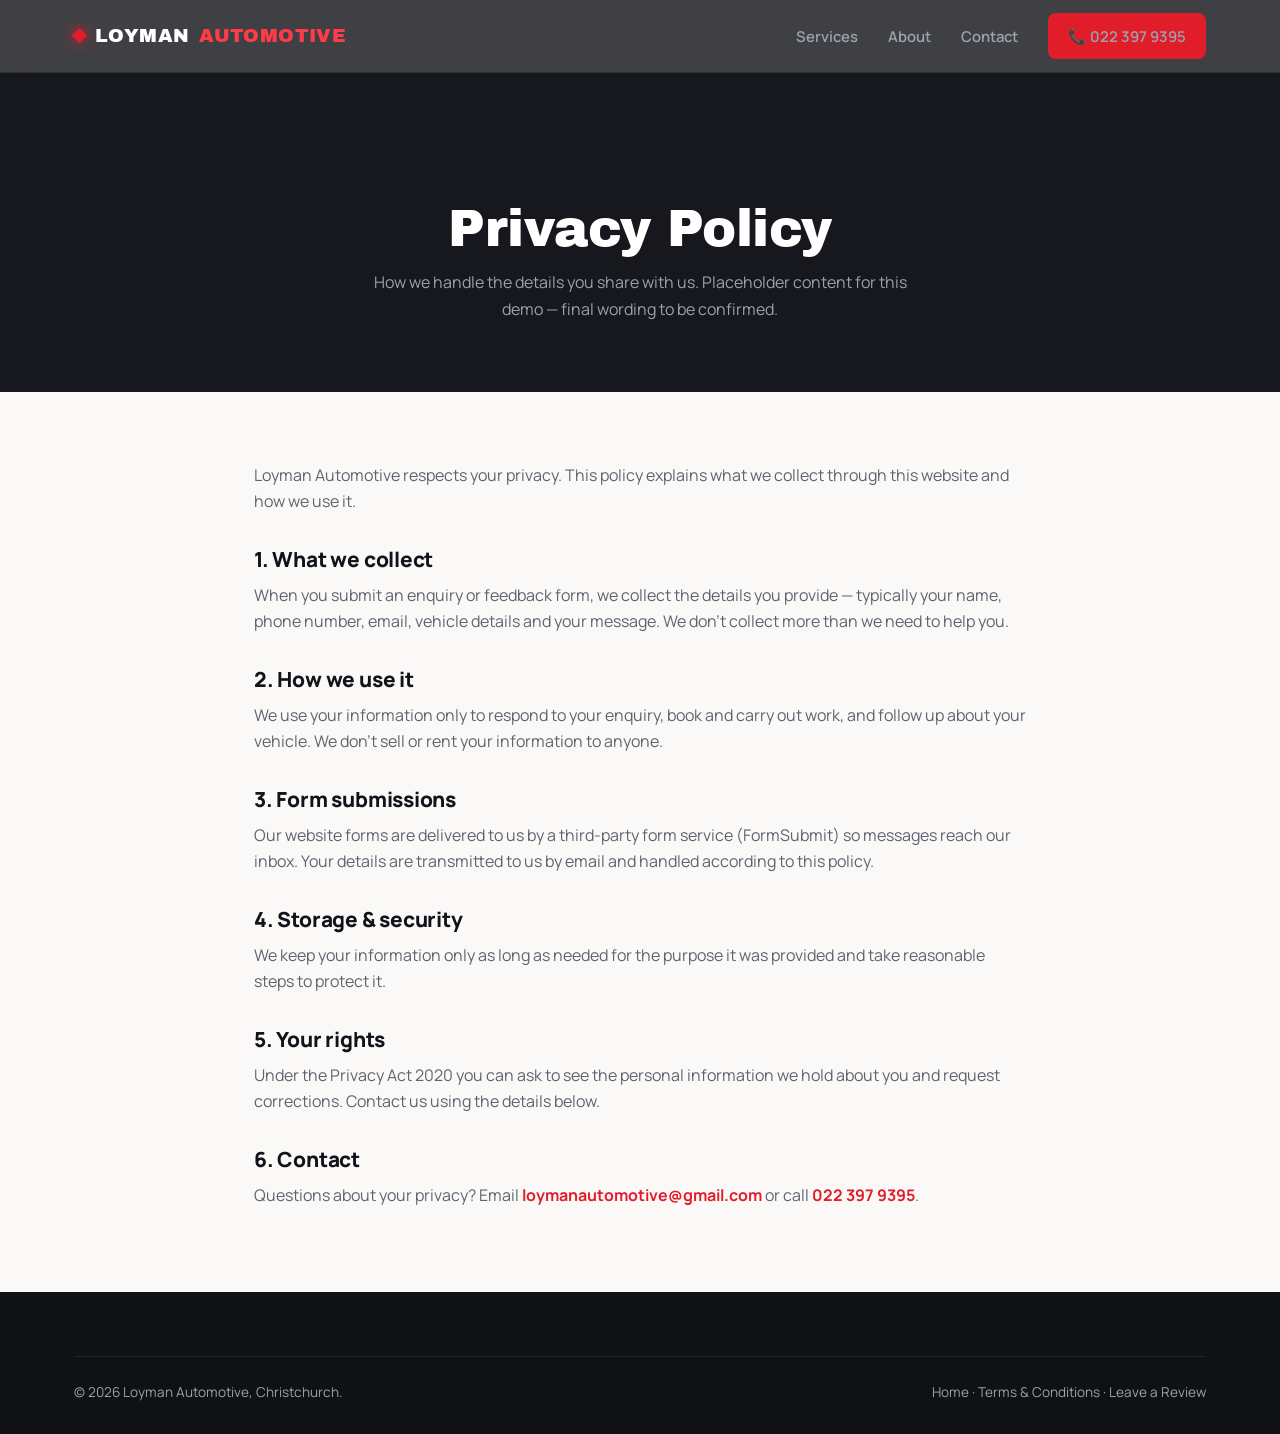
<file: privacy.html>
<!DOCTYPE html>
<html lang="en-NZ">
<head>
<meta charset="UTF-8">
<meta name="viewport" content="width=device-width, initial-scale=1">
<title>Privacy Policy | Loyman Automotive</title>
<meta name="description" content="Privacy policy for Loyman Automotive, Christchurch.">
<link rel="icon" href="data:image/svg+xml,%3Csvg xmlns='http://www.w3.org/2000/svg' viewBox='0 0 100 100'%3E%3Crect width='100' height='100' rx='18' fill='%2316181d'/%3E%3Ctext x='50' y='70' font-family='Arial Black,Arial' font-size='62' font-weight='900' fill='%23e11d2a' text-anchor='middle'%3EL%3C/text%3E%3C/svg%3E">
<link rel="preconnect" href="https://fonts.googleapis.com">
<link rel="preconnect" href="https://fonts.gstatic.com" crossorigin>
<link href="https://fonts.googleapis.com/css2?family=Archivo+Black&family=Manrope:wght@400;500;600;700;800&display=swap" rel="stylesheet">
<link rel="stylesheet" href="style.css">
</head>
<body class="loaded">

<header class="nav">
  <div class="wrap nav-inner">
    <a class="logo" href="index.html"><span class="dot"></span>LOYMAN <span>AUTOMOTIVE</span></a>
    <nav class="nav-links" id="navlinks">
      <a href="index.html#services">Services</a>
      <a href="index.html#about">About</a>
      <a href="index.html#contact">Contact</a>
      <a class="nav-cta" href="tel:+64223979395">📞 022 397 9395</a>
    </nav>
    <button class="nav-toggle" aria-label="Menu" onclick="document.getElementById('navlinks').classList.toggle('open')">☰</button>
  </div>
</header>

<div class="page-hero">
  <div class="wrap"><h1>Privacy Policy</h1><p>How we handle the details you share with us. Placeholder content for this demo — final wording to be confirmed.</p></div>
</div>

<div class="legal">
  <p>Loyman Automotive respects your privacy. This policy explains what we collect through this website and how we use it.</p>

  <h2>1. What we collect</h2>
  <p>When you submit an enquiry or feedback form, we collect the details you provide — typically your name, phone number, email, vehicle details and your message. We don't collect more than we need to help you.</p>

  <h2>2. How we use it</h2>
  <p>We use your information only to respond to your enquiry, book and carry out work, and follow up about your vehicle. We don't sell or rent your information to anyone.</p>

  <h2>3. Form submissions</h2>
  <p>Our website forms are delivered to us by a third-party form service (FormSubmit) so messages reach our inbox. Your details are transmitted to us by email and handled according to this policy.</p>

  <h2>4. Storage &amp; security</h2>
  <p>We keep your information only as long as needed for the purpose it was provided and take reasonable steps to protect it.</p>

  <h2>5. Your rights</h2>
  <p>Under the Privacy Act 2020 you can ask to see the personal information we hold about you and request corrections. Contact us using the details below.</p>

  <h2>6. Contact</h2>
  <p>Questions about your privacy? Email <a href="mailto:loymanautomotive@gmail.com">loymanautomotive@gmail.com</a> or call <a href="tel:+64223979395">022 397 9395</a>.</p>
</div>

<footer class="site">
  <div class="wrap">
    <div class="foot-bottom">
      <span>© <span id="yr"></span> Loyman Automotive, Christchurch.</span>
      <span><a href="index.html">Home</a> · <a href="terms.html">Terms &amp; Conditions</a> · <a href="review.html">Leave a Review</a></span>
    </div>
  </div>
</footer>
<script>document.getElementById('yr').textContent=new Date().getFullYear();</script>
</body>
</html>
</file>
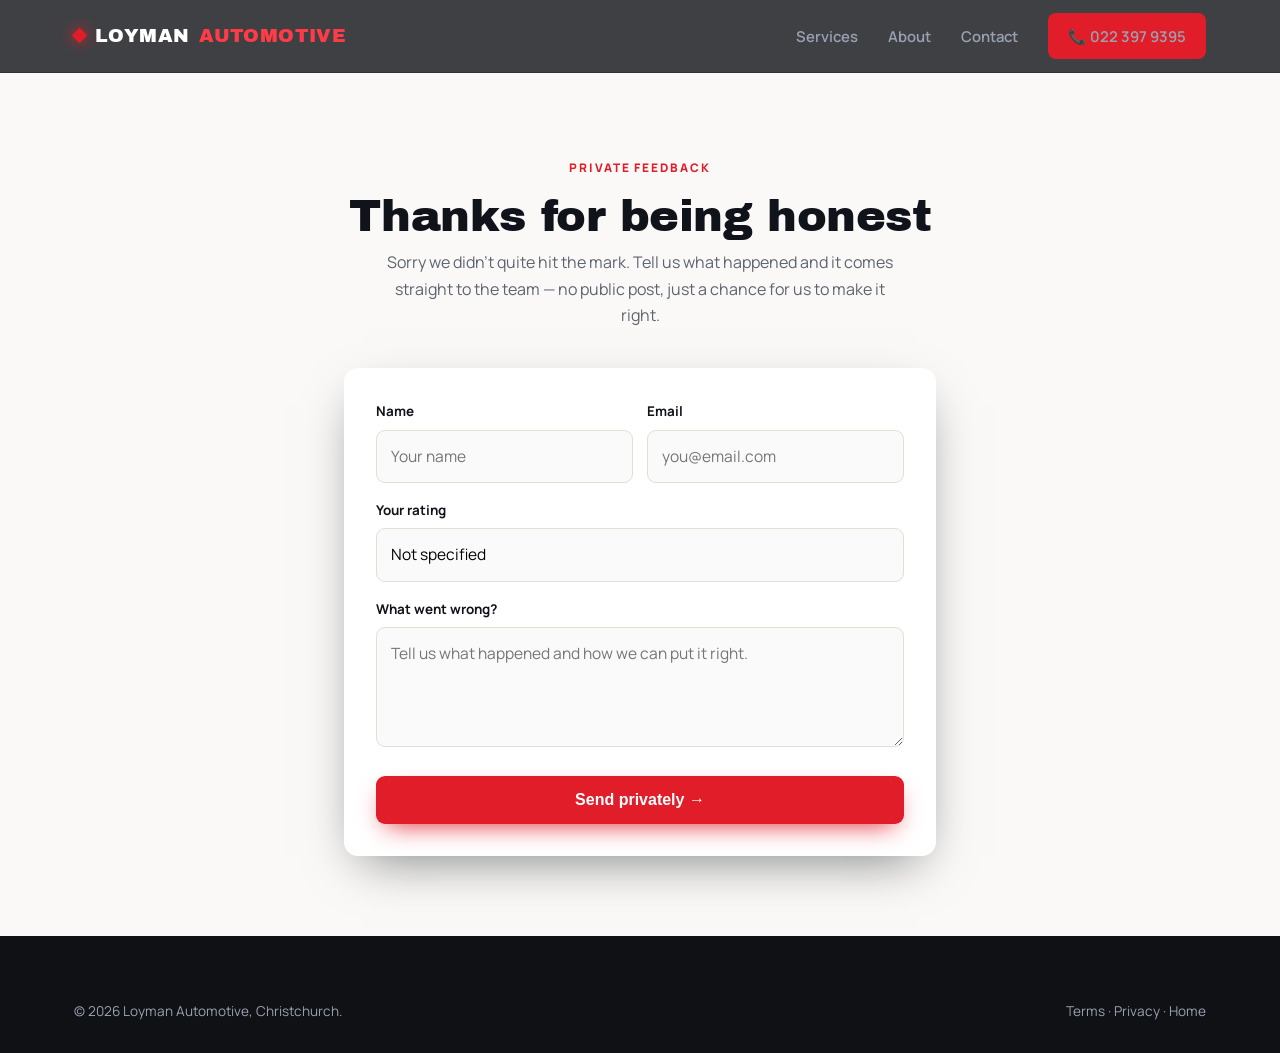
<file: private.html>
<!DOCTYPE html>
<html lang="en-NZ">
<head>
<meta charset="UTF-8">
<meta name="viewport" content="width=device-width, initial-scale=1">
<title>Tell us more | Loyman Automotive</title>
<meta name="description" content="Share your feedback privately with Loyman Automotive — we want to put things right.">
<link rel="icon" href="data:image/svg+xml,%3Csvg xmlns='http://www.w3.org/2000/svg' viewBox='0 0 100 100'%3E%3Crect width='100' height='100' rx='18' fill='%2316181d'/%3E%3Ctext x='50' y='70' font-family='Arial Black,Arial' font-size='62' font-weight='900' fill='%23e11d2a' text-anchor='middle'%3EL%3C/text%3E%3C/svg%3E">
<link rel="preconnect" href="https://fonts.googleapis.com">
<link rel="preconnect" href="https://fonts.gstatic.com" crossorigin>
<link href="https://fonts.googleapis.com/css2?family=Archivo+Black&family=Manrope:wght@400;500;600;700;800&display=swap" rel="stylesheet">
<link rel="stylesheet" href="style.css">
</head>
<body class="loaded">

<header class="nav">
  <div class="wrap nav-inner">
    <a class="logo" href="index.html"><span class="dot"></span>LOYMAN <span>AUTOMOTIVE</span></a>
    <nav class="nav-links" id="navlinks">
      <a href="index.html#services">Services</a>
      <a href="index.html#about">About</a>
      <a href="index.html#contact">Contact</a>
      <a class="nav-cta" href="tel:+64223979395">📞 022 397 9395</a>
    </nav>
    <button class="nav-toggle" aria-label="Menu" onclick="document.getElementById('navlinks').classList.toggle('open')">☰</button>
  </div>
</header>

<div class="rate-wrap" style="padding-bottom:40px">
  <span class="kicker" style="color:var(--accent)">Private feedback</span>
  <h1 style="font-size:clamp(1.9rem,5vw,2.8rem);margin-bottom:10px">Thanks for being honest</h1>
  <p style="color:var(--muted);max-width:520px;margin:0 auto">Sorry we didn't quite hit the mark. Tell us what happened and it comes straight to the team — no public post, just a chance for us to make it right.</p>
</div>

<div style="max-width:640px;margin:0 auto;padding:0 24px 80px">
  <div class="success" id="ok">Thanks — your feedback has been sent straight to the team. We'll be in touch.</div>
  <form class="contact" id="pf" action="https://formsubmit.co/loymanautomotive@gmail.com" method="POST">
    <input type="hidden" name="_subject" value="Private feedback — Loyman Automotive website">
    <input type="hidden" name="_captcha" value="false">
    <input type="hidden" name="_template" value="table">
    <div class="two">
      <div class="field"><label for="name">Name</label><input id="name" name="Name" type="text" required placeholder="Your name"></div>
      <div class="field"><label for="email">Email</label><input id="email" name="Email" type="email" required placeholder="you@email.com"></div>
    </div>
    <div class="field"><label for="rating">Your rating</label><input id="rating" name="Rating" type="text" readonly></div>
    <div class="field"><label for="fb">What went wrong?</label><textarea id="fb" name="Feedback" required placeholder="Tell us what happened and how we can put it right."></textarea></div>
    <button class="btn btn-primary" type="submit">Send privately →</button>
  </form>
</div>

<footer class="site">
  <div class="wrap">
    <div class="foot-bottom" style="border:0;padding-top:0">
      <span>© <span id="yr"></span> Loyman Automotive, Christchurch.</span>
      <span><a href="terms.html">Terms</a> · <a href="privacy.html">Privacy</a> · <a href="index.html">Home</a></span>
    </div>
  </div>
</footer>

<script>
  document.getElementById('yr').textContent=new Date().getFullYear();
  const params=new URLSearchParams(location.search);
  const r=params.get('rating');
  const stars=r?'★'.repeat(Math.max(1,Math.min(5,+r)))+' ('+r+'/5)':'Not specified';
  document.getElementById('rating').value=stars;
  // graceful success state via fetch
  const form=document.getElementById('pf');
  form.addEventListener('submit',function(e){
    e.preventDefault();
    fetch(form.action,{method:'POST',body:new FormData(form),headers:{'Accept':'application/json'}})
      .then(()=>{form.style.display='none';document.getElementById('ok').classList.add('show');window.scrollTo({top:0,behavior:'smooth'});})
      .catch(()=>{form.submit();});
  });
</script>
</body>
</html>
</file>
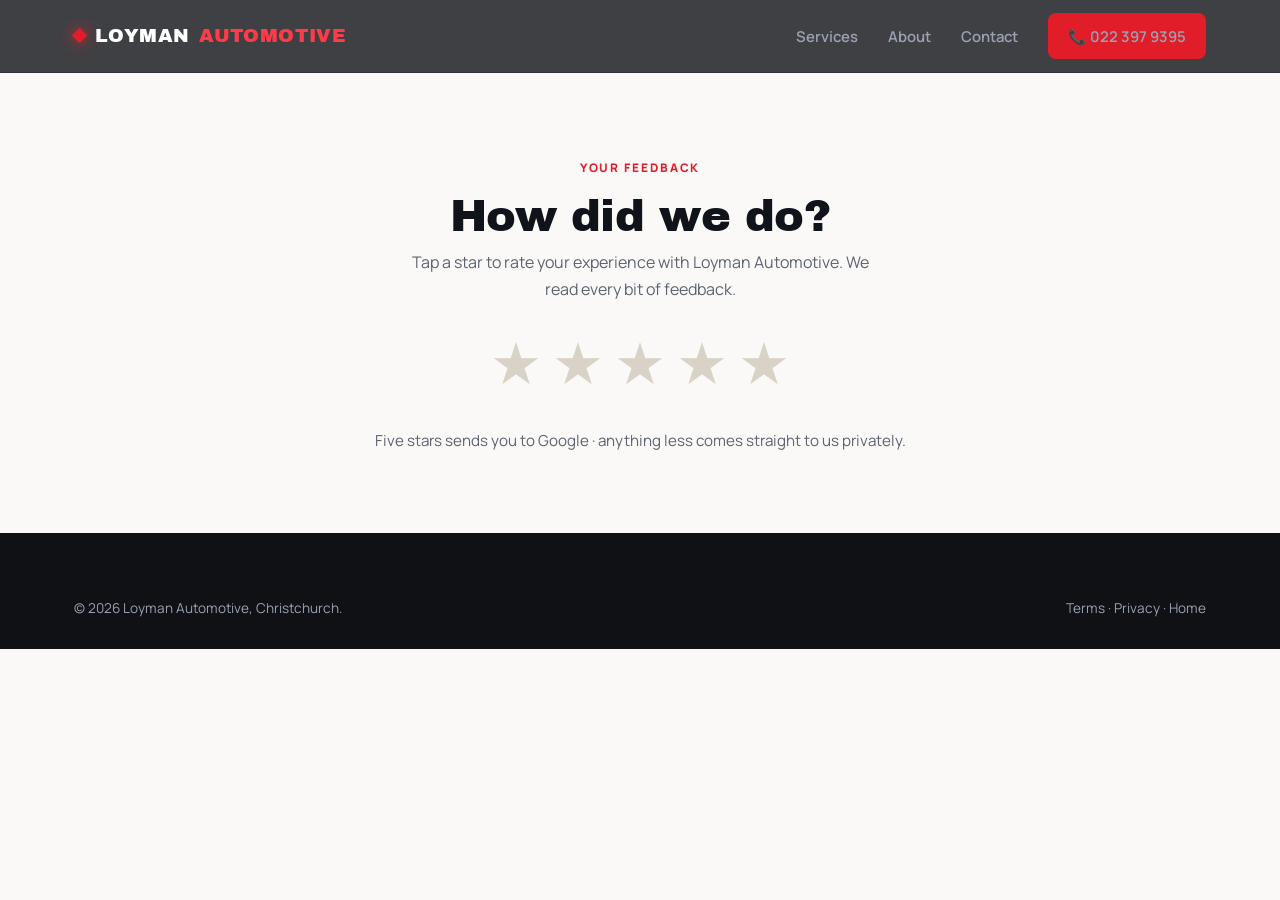
<file: review.html>
<!DOCTYPE html>
<html lang="en-NZ">
<head>
<meta charset="UTF-8">
<meta name="viewport" content="width=device-width, initial-scale=1">
<title>Leave a Review | Loyman Automotive</title>
<meta name="description" content="Tell us how we did — leave a review for Loyman Automotive in Christchurch.">
<link rel="icon" href="data:image/svg+xml,%3Csvg xmlns='http://www.w3.org/2000/svg' viewBox='0 0 100 100'%3E%3Crect width='100' height='100' rx='18' fill='%2316181d'/%3E%3Ctext x='50' y='70' font-family='Arial Black,Arial' font-size='62' font-weight='900' fill='%23e11d2a' text-anchor='middle'%3EL%3C/text%3E%3C/svg%3E">
<link rel="preconnect" href="https://fonts.googleapis.com">
<link rel="preconnect" href="https://fonts.gstatic.com" crossorigin>
<link href="https://fonts.googleapis.com/css2?family=Archivo+Black&family=Manrope:wght@400;500;600;700;800&display=swap" rel="stylesheet">
<link rel="stylesheet" href="style.css">
</head>
<body class="loaded">

<header class="nav">
  <div class="wrap nav-inner">
    <a class="logo" href="index.html"><span class="dot"></span>LOYMAN <span>AUTOMOTIVE</span></a>
    <nav class="nav-links" id="navlinks">
      <a href="index.html#services">Services</a>
      <a href="index.html#about">About</a>
      <a href="index.html#contact">Contact</a>
      <a class="nav-cta" href="tel:+64223979395">📞 022 397 9395</a>
    </nav>
    <button class="nav-toggle" aria-label="Menu" onclick="document.getElementById('navlinks').classList.toggle('open')">☰</button>
  </div>
</header>

<div class="rate-wrap">
  <span class="kicker" style="color:var(--accent)">Your feedback</span>
  <h1 style="font-size:clamp(1.9rem,5vw,2.8rem);margin-bottom:10px">How did we do?</h1>
  <p style="color:var(--muted);max-width:480px;margin:0 auto">Tap a star to rate your experience with Loyman Automotive. We read every bit of feedback.</p>
  <div class="rate-stars" id="stars">
    <button data-v="1" aria-label="1 star">★</button>
    <button data-v="2" aria-label="2 stars">★</button>
    <button data-v="3" aria-label="3 stars">★</button>
    <button data-v="4" aria-label="4 stars">★</button>
    <button data-v="5" aria-label="5 stars">★</button>
  </div>
  <p class="rate-note">Five stars sends you to Google · anything less comes straight to us privately.</p>
</div>

<footer class="site">
  <div class="wrap">
    <div class="foot-bottom" style="border:0;padding-top:0">
      <span>© <span id="yr"></span> Loyman Automotive, Christchurch.</span>
      <span><a href="terms.html">Terms</a> · <a href="privacy.html">Privacy</a> · <a href="index.html">Home</a></span>
    </div>
  </div>
</footer>

<script>
  document.getElementById('yr').textContent=new Date().getFullYear();
  // Replace with the real Google review link when available
  const GOOGLE_REVIEW_URL="https://g.page/r/PLACEHOLDER";
  const stars=[...document.querySelectorAll('#stars button')];
  stars.forEach(b=>{
    b.addEventListener('mouseenter',()=>stars.forEach(s=>s.classList.toggle('lit',+s.dataset.v<=+b.dataset.v)));
    b.addEventListener('click',()=>{
      const v=+b.dataset.v;
      if(v>=4){window.location.href=GOOGLE_REVIEW_URL;}
      else{window.location.href="private.html?rating="+v;}
    });
  });
  document.getElementById('stars').addEventListener('mouseleave',()=>stars.forEach(s=>s.classList.remove('lit')));
</script>
</body>
</html>
</file>
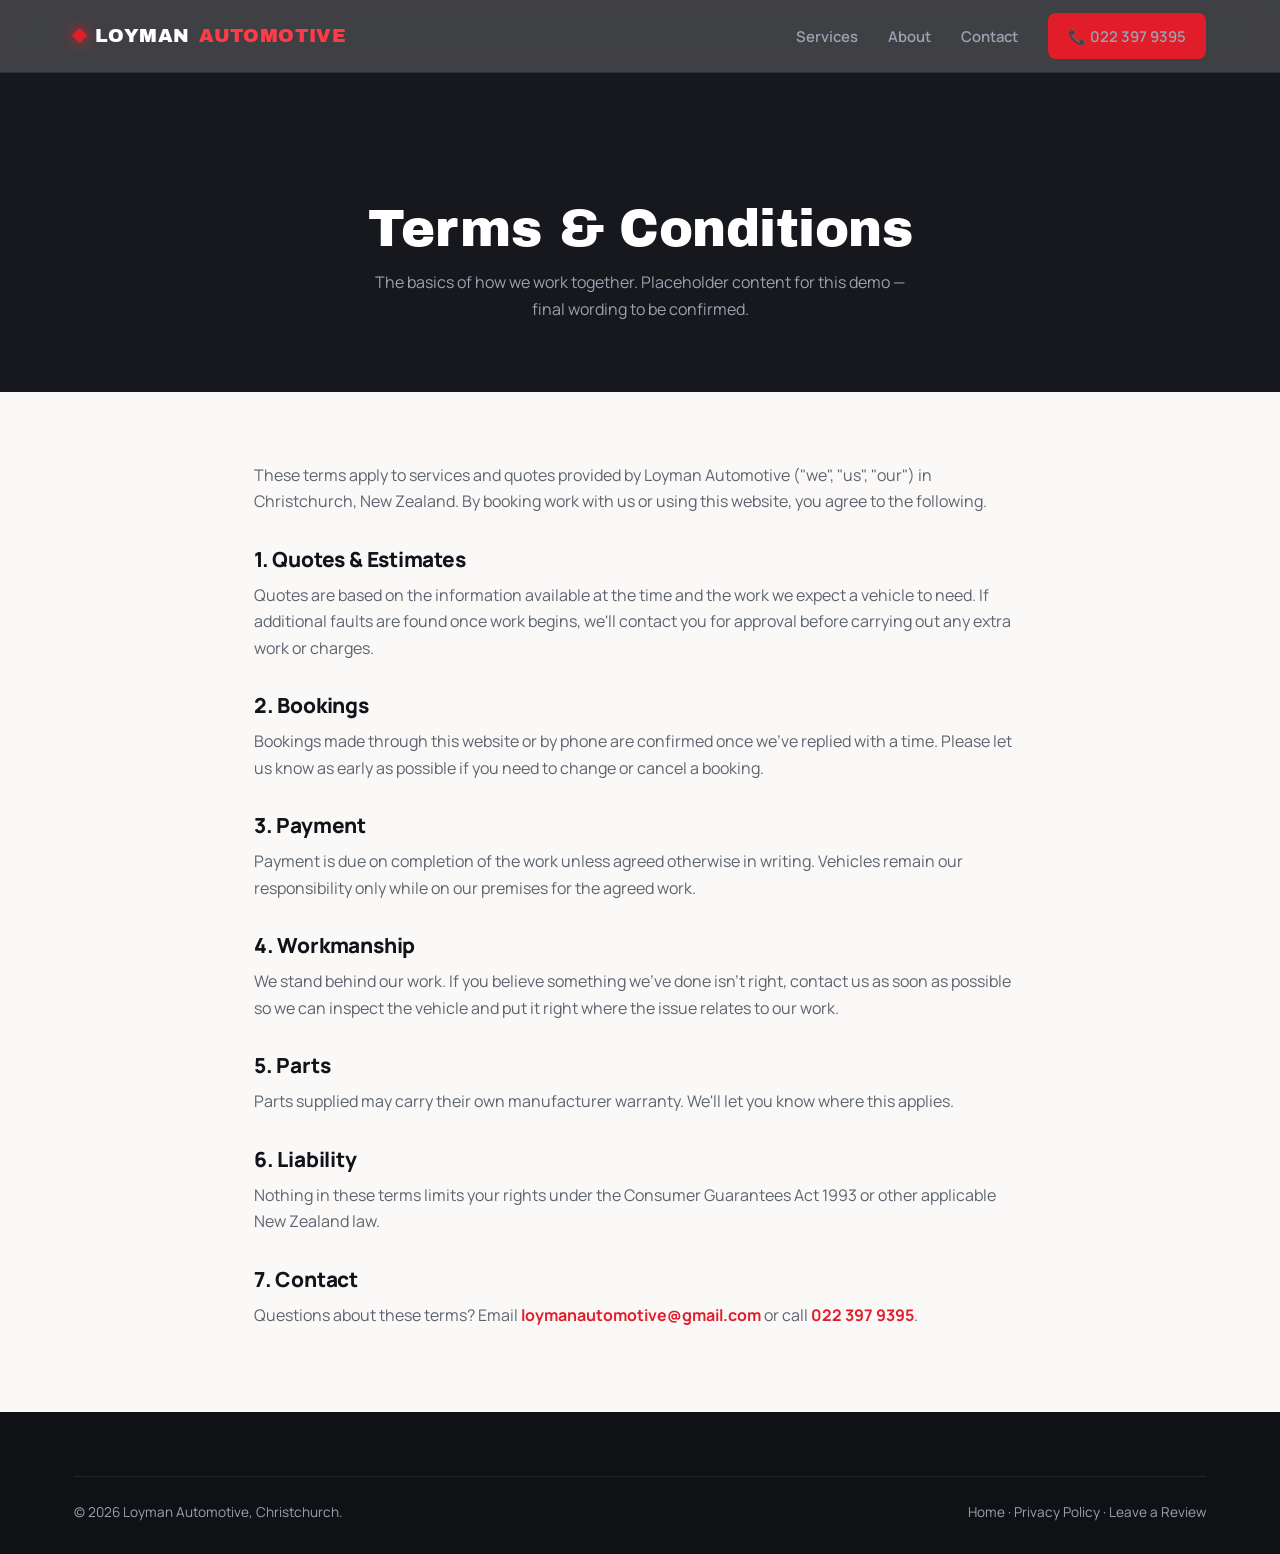
<file: terms.html>
<!DOCTYPE html>
<html lang="en-NZ">
<head>
<meta charset="UTF-8">
<meta name="viewport" content="width=device-width, initial-scale=1">
<title>Terms &amp; Conditions | Loyman Automotive</title>
<meta name="description" content="Terms and conditions for Loyman Automotive, Christchurch.">
<link rel="icon" href="data:image/svg+xml,%3Csvg xmlns='http://www.w3.org/2000/svg' viewBox='0 0 100 100'%3E%3Crect width='100' height='100' rx='18' fill='%2316181d'/%3E%3Ctext x='50' y='70' font-family='Arial Black,Arial' font-size='62' font-weight='900' fill='%23e11d2a' text-anchor='middle'%3EL%3C/text%3E%3C/svg%3E">
<link rel="preconnect" href="https://fonts.googleapis.com">
<link rel="preconnect" href="https://fonts.gstatic.com" crossorigin>
<link href="https://fonts.googleapis.com/css2?family=Archivo+Black&family=Manrope:wght@400;500;600;700;800&display=swap" rel="stylesheet">
<link rel="stylesheet" href="style.css">
</head>
<body class="loaded">

<header class="nav">
  <div class="wrap nav-inner">
    <a class="logo" href="index.html"><span class="dot"></span>LOYMAN <span>AUTOMOTIVE</span></a>
    <nav class="nav-links" id="navlinks">
      <a href="index.html#services">Services</a>
      <a href="index.html#about">About</a>
      <a href="index.html#contact">Contact</a>
      <a class="nav-cta" href="tel:+64223979395">📞 022 397 9395</a>
    </nav>
    <button class="nav-toggle" aria-label="Menu" onclick="document.getElementById('navlinks').classList.toggle('open')">☰</button>
  </div>
</header>

<div class="page-hero">
  <div class="wrap"><h1>Terms &amp; Conditions</h1><p>The basics of how we work together. Placeholder content for this demo — final wording to be confirmed.</p></div>
</div>

<div class="legal">
  <p>These terms apply to services and quotes provided by Loyman Automotive ("we", "us", "our") in Christchurch, New Zealand. By booking work with us or using this website, you agree to the following.</p>

  <h2>1. Quotes &amp; Estimates</h2>
  <p>Quotes are based on the information available at the time and the work we expect a vehicle to need. If additional faults are found once work begins, we'll contact you for approval before carrying out any extra work or charges.</p>

  <h2>2. Bookings</h2>
  <p>Bookings made through this website or by phone are confirmed once we've replied with a time. Please let us know as early as possible if you need to change or cancel a booking.</p>

  <h2>3. Payment</h2>
  <p>Payment is due on completion of the work unless agreed otherwise in writing. Vehicles remain our responsibility only while on our premises for the agreed work.</p>

  <h2>4. Workmanship</h2>
  <p>We stand behind our work. If you believe something we've done isn't right, contact us as soon as possible so we can inspect the vehicle and put it right where the issue relates to our work.</p>

  <h2>5. Parts</h2>
  <p>Parts supplied may carry their own manufacturer warranty. We'll let you know where this applies.</p>

  <h2>6. Liability</h2>
  <p>Nothing in these terms limits your rights under the Consumer Guarantees Act 1993 or other applicable New Zealand law.</p>

  <h2>7. Contact</h2>
  <p>Questions about these terms? Email <a href="mailto:loymanautomotive@gmail.com">loymanautomotive@gmail.com</a> or call <a href="tel:+64223979395">022 397 9395</a>.</p>
</div>

<footer class="site">
  <div class="wrap">
    <div class="foot-bottom">
      <span>© <span id="yr"></span> Loyman Automotive, Christchurch.</span>
      <span><a href="index.html">Home</a> · <a href="privacy.html">Privacy Policy</a> · <a href="review.html">Leave a Review</a></span>
    </div>
  </div>
</footer>
<script>document.getElementById('yr').textContent=new Date().getFullYear();</script>
</body>
</html>
</file>
<file: style.css>
/* LOYMAN AUTOMOTIVE — Industrial archetype
   Fonts: Archivo Black (display) + Manrope (body)
   Accent: performance red on charcoal */

:root{
  --ink:#16181d;        /* dark anchor */
  --ink-2:#1d2026;      /* dark panel */
  --ink-3:#23272f;
  --bone:#f1ede7;       /* bone band */
  --paper:#faf9f7;      /* light band */
  --line:#2c313a;
  --line-light:#e4ded5;
  --text:#10131a;
  --muted:#5d6470;
  --muted-d:#9aa2b1;    /* muted on dark */
  --accent:#e11d2a;     /* performance red */
  --accent-d:#ff3b48;
  --radius:14px;
  --shadow:0 18px 50px -18px rgba(8,10,14,.55);
  --maxw:1180px;
}

*{box-sizing:border-box;margin:0;padding:0}
html{scroll-behavior:smooth}
body{
  font-family:'Manrope',system-ui,sans-serif;
  color:var(--text);
  background:var(--paper);
  line-height:1.65;
  -webkit-font-smoothing:antialiased;
  overflow-x:hidden;
}
h1,h2,h3,.display{font-family:'Archivo Black',system-ui,sans-serif;font-weight:400;letter-spacing:-.01em;line-height:1.02}
a{color:inherit;text-decoration:none}
img{display:block;max-width:100%}
.wrap{max-width:var(--maxw);margin:0 auto;padding:0 24px}

/* ---------- intro overlay ---------- */
#intro{
  position:fixed;inset:0;z-index:9999;background:var(--ink);
  display:flex;align-items:center;justify-content:center;
  transition:opacity .7s ease,visibility .7s ease;
}
#intro .brand{font-family:'Archivo Black';color:#fff;font-size:clamp(1.6rem,6vw,3rem);letter-spacing:.02em;opacity:0;transform:translateY(14px);animation:introIn .8s .15s forwards}
#intro .brand span{color:var(--accent-d)}
#intro .bar{position:absolute;bottom:0;left:0;height:3px;background:var(--accent);width:0;animation:introBar 1.2s .1s forwards}
body.loaded #intro{opacity:0;visibility:hidden}
@keyframes introIn{to{opacity:1;transform:none}}
@keyframes introBar{to{width:100%}}

/* ---------- reveal on scroll ---------- */
.reveal{opacity:0;transform:translateY(26px);transition:opacity .7s cubic-bezier(.22,1,.36,1),transform .7s cubic-bezier(.22,1,.36,1)}
.reveal.in{opacity:1;transform:none}

/* ---------- nav ---------- */
header.nav{position:sticky;top:0;z-index:100;background:rgba(22,24,29,.82);backdrop-filter:blur(12px);border-bottom:1px solid var(--line)}
.nav-inner{display:flex;align-items:center;justify-content:space-between;height:72px}
.logo{font-family:'Archivo Black';color:#fff;font-size:1.18rem;letter-spacing:.02em;display:flex;align-items:center;gap:10px}
.logo .dot{width:11px;height:11px;background:var(--accent);transform:rotate(45deg);box-shadow:0 0 14px var(--accent)}
.logo span{color:var(--accent-d)}
.nav-links{display:flex;align-items:center;gap:30px}
.nav-links a{color:var(--muted-d);font-weight:600;font-size:.93rem;transition:color .2s}
.nav-links a:hover{color:#fff}
.nav-cta{display:inline-flex;align-items:center;gap:8px;background:var(--accent);color:#fff;padding:11px 20px;border-radius:8px;font-weight:800;font-size:.9rem;transition:transform .15s,background .2s}
.nav-cta:hover{background:var(--accent-d);transform:translateY(-2px)}
.nav-toggle{display:none;background:none;border:0;color:#fff;font-size:1.6rem;cursor:pointer}
@media(max-width:860px){
  .nav-links{position:fixed;inset:72px 0 auto 0;background:var(--ink);flex-direction:column;gap:0;padding:10px 0;border-bottom:1px solid var(--line);transform:translateY(-130%);transition:transform .35s ease;height:auto}
  .nav-links.open{transform:none}
  .nav-links a{padding:14px 24px;width:100%}
  .nav-links .nav-cta{margin:10px 24px;justify-content:center}
  .nav-toggle{display:block}
}

/* ---------- buttons ---------- */
.btn{display:inline-flex;align-items:center;gap:9px;font-weight:800;border-radius:9px;padding:15px 26px;font-size:1rem;cursor:pointer;border:0;transition:transform .15s,background .2s,box-shadow .2s}
.btn-primary{background:var(--accent);color:#fff;box-shadow:0 10px 26px -10px var(--accent)}
.btn-primary:hover{background:var(--accent-d);transform:translateY(-2px)}
.btn-ghost{background:transparent;color:#fff;border:1.5px solid rgba(255,255,255,.32)}
.btn-ghost:hover{border-color:#fff;background:rgba(255,255,255,.06)}

/* ---------- hero ---------- */
.hero{position:relative;min-height:92vh;display:flex;align-items:flex-end;background:var(--ink);color:#fff;overflow:hidden}
.hero-slides{position:absolute;inset:0;z-index:0}
.hero-slides .slide{position:absolute;inset:0;background-size:cover;background-position:center;opacity:0;transform:scale(1.06);transition:opacity 1.5s ease,transform 7s ease;filter:saturate(.85) contrast(1.05)}
.hero-slides .slide.active{opacity:1;transform:scale(1)}
.hero-scrim{position:absolute;inset:0;z-index:1;background:linear-gradient(180deg,rgba(22,24,29,.55) 0%,rgba(22,24,29,.45) 40%,rgba(22,24,29,.9) 100%)}
.hero-inner{position:relative;z-index:2;padding:120px 0 78px;max-width:820px}
.eyebrow{display:inline-flex;align-items:center;gap:10px;font-weight:800;text-transform:uppercase;letter-spacing:.18em;font-size:.74rem;color:var(--accent-d);margin-bottom:22px}
.eyebrow::before{content:"";width:30px;height:2px;background:var(--accent)}
.hero h1{font-size:clamp(2.4rem,6.4vw,4.6rem);color:#fff;margin-bottom:20px}
.hero h1 em{font-style:normal;color:var(--accent-d)}
.hero p.lead{font-size:clamp(1.05rem,2.2vw,1.28rem);color:#dfe3ea;max-width:620px;margin-bottom:34px}
.hero-cta{display:flex;gap:14px;flex-wrap:wrap}
.hero-meta{display:flex;gap:28px;margin-top:40px;flex-wrap:wrap;color:var(--muted-d);font-size:.9rem;font-weight:600}
.hero-meta b{color:#fff;font-family:'Archivo Black';font-size:1.05rem;display:block}

/* ---------- section scaffolding ---------- */
section{padding:96px 0}
.band-bone{background:var(--bone)}
.band-dark{background:var(--ink);color:#fff}
.sec-head{max-width:680px;margin-bottom:54px}
.sec-head.center{margin-left:auto;margin-right:auto;text-align:center}
.kicker{display:inline-flex;align-items:center;gap:9px;text-transform:uppercase;letter-spacing:.16em;font-size:.74rem;font-weight:800;color:var(--accent);margin-bottom:16px}
.band-dark .kicker{color:var(--accent-d)}
.sec-head h2{font-size:clamp(1.9rem,4.4vw,3rem);margin-bottom:16px}
.sec-head p{color:var(--muted);font-size:1.06rem}
.band-dark .sec-head p{color:var(--muted-d)}

/* ---------- trust strip ---------- */
.trust{background:var(--ink-2);color:#fff;padding:0}
.trust .wrap{display:grid;grid-template-columns:repeat(3,1fr);gap:0}
.trust-item{padding:38px 30px;display:flex;gap:18px;align-items:flex-start;border-right:1px solid var(--line)}
.trust-item:last-child{border-right:0}
.trust-ico{flex:none;width:46px;height:46px;border-radius:10px;background:rgba(225,29,42,.14);color:var(--accent-d);display:grid;place-items:center}
.trust-ico svg{width:24px;height:24px}
.trust-item h3{font-family:'Manrope';font-weight:800;font-size:1.05rem;margin-bottom:4px}
.trust-item p{color:var(--muted-d);font-size:.92rem}
@media(max-width:760px){.trust .wrap{grid-template-columns:1fr}.trust-item{border-right:0;border-bottom:1px solid var(--line)}.trust-item:last-child{border-bottom:0}}

/* ---------- services ---------- */
.cards{display:grid;grid-template-columns:repeat(3,1fr);gap:22px}
@media(max-width:920px){.cards{grid-template-columns:repeat(2,1fr)}}
@media(max-width:600px){.cards{grid-template-columns:1fr}}
.card{background:#fff;border:1px solid var(--line-light);border-radius:var(--radius);padding:30px 28px;transition:transform .25s,box-shadow .25s,border-color .25s;position:relative;overflow:hidden}
.card::after{content:"";position:absolute;left:0;top:0;height:3px;width:0;background:var(--accent);transition:width .3s}
.card:hover{transform:translateY(-6px);box-shadow:var(--shadow);border-color:transparent}
.card:hover::after{width:100%}
.card .ico{width:52px;height:52px;border-radius:12px;background:var(--ink);color:var(--accent-d);display:grid;place-items:center;margin-bottom:20px}
.card .ico svg{width:26px;height:26px}
.card h3{font-family:'Manrope';font-weight:800;font-size:1.22rem;margin-bottom:10px}
.card p{color:var(--muted);font-size:.96rem}
.card .num{position:absolute;right:22px;top:18px;font-family:'Archivo Black';font-size:1.1rem;color:var(--line-light)}

/* ---------- about ---------- */
.split{display:grid;grid-template-columns:1fr 1fr;gap:56px;align-items:center}
@media(max-width:860px){.split{grid-template-columns:1fr;gap:36px}}
.about-img{position:relative;border-radius:var(--radius);overflow:hidden;box-shadow:var(--shadow)}
.about-img img{width:100%;aspect-ratio:4/3;object-fit:cover;filter:saturate(.85) contrast(1.05)}
.about-img .tag{position:absolute;left:0;bottom:0;background:var(--accent);color:#fff;font-family:'Archivo Black';font-size:.8rem;letter-spacing:.05em;padding:12px 18px;text-transform:uppercase}
.checklist{list-style:none;margin-top:26px;display:grid;gap:14px}
.checklist li{display:flex;gap:13px;align-items:flex-start;font-weight:600}
.checklist svg{flex:none;width:22px;height:22px;color:var(--accent);margin-top:2px}
.about-copy p{color:var(--muted);margin-bottom:14px}

/* ---------- crew ---------- */
.crew-cards{display:grid;grid-template-columns:repeat(3,1fr);gap:22px}
@media(max-width:820px){.crew-cards{grid-template-columns:1fr 1fr}}
@media(max-width:540px){.crew-cards{grid-template-columns:1fr}}
.crew{background:var(--ink-2);border:1px solid var(--line);border-radius:var(--radius);padding:32px 26px;text-align:center}
.crew .avatar{width:78px;height:78px;border-radius:50%;background:var(--ink-3);border:2px solid var(--accent);color:#fff;font-family:'Archivo Black';font-size:1.4rem;display:grid;place-items:center;margin:0 auto 18px}
.crew h3{color:#fff;font-family:'Manrope';font-weight:800;font-size:1.15rem;margin-bottom:6px}
.crew .role{color:var(--accent-d);font-size:.78rem;text-transform:uppercase;letter-spacing:.14em;font-weight:800;margin-bottom:12px}
.crew p{color:var(--muted-d);font-size:.92rem}
.badge{display:inline-block;background:rgba(225,29,42,.14);color:var(--accent-d);font-size:.72rem;font-weight:800;letter-spacing:.1em;text-transform:uppercase;padding:6px 12px;border-radius:30px;margin-bottom:16px}

/* ---------- reviews ---------- */
.reviews{display:grid;grid-template-columns:repeat(3,1fr);gap:22px}
@media(max-width:920px){.reviews{grid-template-columns:1fr}}
.review{background:#fff;border:1px solid var(--line-light);border-radius:var(--radius);padding:30px 28px;display:flex;flex-direction:column;gap:16px}
.stars{color:var(--accent);letter-spacing:3px;font-size:1.05rem}
.review p{color:#2a2f38;font-size:1.02rem;line-height:1.6}
.review .who{margin-top:auto;font-weight:800;color:var(--text)}
.review .who span{display:block;color:var(--muted);font-weight:600;font-size:.86rem}

/* ---------- review funnel banner ---------- */
.funnel{background:var(--ink);color:#fff;text-align:center;position:relative;overflow:hidden}
.funnel::before{content:"";position:absolute;inset:0;background:radial-gradient(circle at 50% 0%,rgba(225,29,42,.22),transparent 60%)}
.funnel .wrap{position:relative}
.funnel h2{font-size:clamp(1.7rem,4vw,2.7rem);margin-bottom:14px}
.funnel .bigstars{font-size:2rem;color:var(--accent-d);letter-spacing:6px;margin-bottom:22px}
.funnel p{color:var(--muted-d);max-width:520px;margin:0 auto 30px}

/* ---------- contact ---------- */
.contact-grid{display:grid;grid-template-columns:.85fr 1.15fr;gap:48px;align-items:start}
@media(max-width:860px){.contact-grid{grid-template-columns:1fr;gap:34px}}
.contact-info h2{color:#fff;font-size:clamp(1.8rem,4vw,2.6rem);margin-bottom:18px}
.contact-info p.intro{color:var(--muted-d);margin-bottom:28px}
.cinfo{display:grid;gap:18px}
.cinfo a,.cinfo div{display:flex;gap:14px;align-items:center;color:#fff;font-weight:600}
.cinfo .ci-ico{width:44px;height:44px;border-radius:10px;background:var(--ink-3);color:var(--accent-d);display:grid;place-items:center;flex:none}
.cinfo .ci-ico svg{width:21px;height:21px}
.cinfo small{display:block;color:var(--muted-d);font-weight:600;text-transform:uppercase;letter-spacing:.1em;font-size:.68rem}
form.contact{background:#fff;border-radius:var(--radius);padding:32px;box-shadow:var(--shadow)}
.band-dark form.contact{color:var(--text)}
.field{margin-bottom:16px}
.field label{display:block;font-weight:700;font-size:.84rem;margin-bottom:7px;color:var(--text)}
.field input,.field select,.field textarea{width:100%;padding:13px 14px;border:1.5px solid var(--line-light);border-radius:9px;font:inherit;font-size:.97rem;background:#fafafa;transition:border-color .2s,background .2s}
.field input:focus,.field select:focus,.field textarea:focus{outline:0;border-color:var(--accent);background:#fff}
.field textarea{resize:vertical;min-height:120px}
.two{display:grid;grid-template-columns:1fr 1fr;gap:14px}
@media(max-width:480px){.two{grid-template-columns:1fr}}
form.contact .btn{width:100%;justify-content:center;margin-top:6px}

/* ---------- footer ---------- */
footer.site{background:#0f1115;color:#fff;padding:64px 0 30px}
.foot-grid{display:grid;grid-template-columns:1.5fr 1fr 1fr;gap:40px;margin-bottom:40px}
@media(max-width:760px){.foot-grid{grid-template-columns:1fr;gap:28px}}
.foot-grid h4{color:#fff;font-family:'Manrope';font-weight:800;font-size:.95rem;margin-bottom:16px;text-transform:uppercase;letter-spacing:.08em}
.foot-grid a,.foot-grid p{color:var(--muted-d);font-size:.94rem;display:block;margin-bottom:9px;transition:color .2s}
.foot-grid a:hover{color:var(--accent-d)}
.foot-logo{font-family:'Archivo Black';font-size:1.3rem;color:#fff;margin-bottom:14px}
.foot-logo span{color:var(--accent-d)}
.foot-bottom{border-top:1px solid #20242c;padding-top:24px;display:flex;justify-content:space-between;gap:14px;flex-wrap:wrap;color:var(--muted-d);font-size:.85rem}

/* ---------- inner page hero ---------- */
.page-hero{background:var(--ink);color:#fff;padding:130px 0 70px;text-align:center}
.page-hero h1{font-size:clamp(2rem,5vw,3.2rem);margin-bottom:14px}
.page-hero p{color:var(--muted-d);max-width:560px;margin:0 auto}
.legal{max-width:820px;padding:70px 24px;margin:0 auto}
.legal h2{font-family:'Manrope';font-weight:800;font-size:1.3rem;margin:34px 0 12px}
.legal p{color:var(--muted);margin-bottom:14px}
.legal a{color:var(--accent);font-weight:700}

/* ---------- review funnel page ---------- */
.rate-wrap{max-width:640px;margin:0 auto;text-align:center;padding:80px 24px}
.rate-stars{display:flex;justify-content:center;gap:10px;margin:34px 0}
.rate-stars button{background:none;border:0;font-size:clamp(2.4rem,9vw,3.6rem);cursor:pointer;color:#d9d2c7;transition:transform .15s,color .15s;line-height:1}
.rate-stars button:hover,.rate-stars button.lit{color:var(--accent);transform:scale(1.12)}
.rate-note{color:var(--muted);font-size:.95rem;margin-top:20px}

/* success */
.success{display:none;background:#ecfdf3;border:1.5px solid #abefc6;color:#067647;border-radius:var(--radius);padding:20px;font-weight:700;text-align:center}
.success.show{display:block}
</file>
